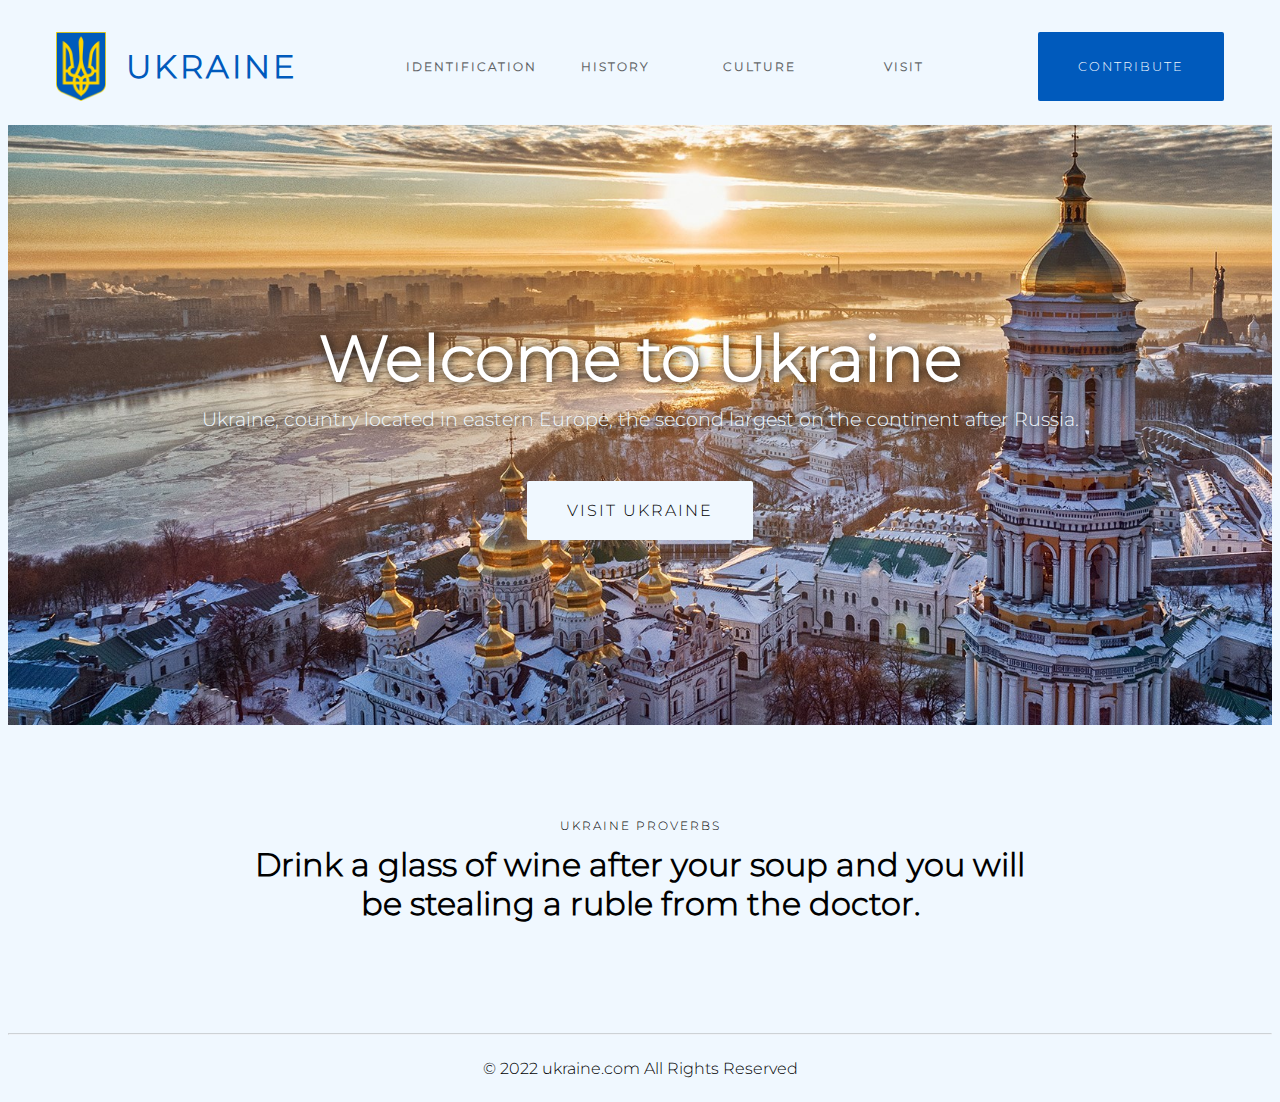
<file: index.html>
<!DOCTYPE html>
<html lang="en">

<head>
    <meta charset="UTF-8">
    <meta http-equiv="X-UA-Compatible" content="IE=edge">
    <meta name="viewport" content="width=device-width, initial-scale=1.0">
    <link rel="stylesheet" href="css/shared.css">
    <link rel="stylesheet" href="css/index.css">
    <link rel="stylesheet" href="css/responsive.css">
    <script src="/javascript/script.js" defer></script>
    <link rel="shortcut icon" href="/images/logo.png" type="image/x-icon">
    <link rel="stylesheet" href="https://cdnjs.cloudflare.com/ajax/libs/font-awesome/4.7.0/css/font-awesome.min.css">
    <title>Ukraine</title>
</head>

<body>

    <div class="navbar">
        <div class="nav__container">
            <a href="index.html" id="navbar__logo">
                <img src="/images/name.png" alt="Ukraine's logo" width="50px" style="margin-right: 20px;">
                <span class="logo-letter">U</span>
                <span class="logo-letter">K</span>
                <span class="logo-letter">R</span>
                <span class="logo-letter">A</span>
                <span class="logo-letter">I</span>
                <span class="logo-letter">N</span>
                <span class="logo-letter">E</span>
            </a>
            
            <ul class="navbar__menu">
                <li class="navbar__item">
                    <a href="identification.html" class="navbar__links">IDENTIFICATION</a>
                </li>
                <li class="navbar__item">
                    <a href="history.html" class="navbar__links">HISTORY</a>
                </li>
                <li class="navbar__item">
                    <a href="culture.html" class="navbar__links">CULTURE</a>
                </li>
                <li class="navbar__item">
                    <a href="visit.html" class="navbar__links">VISIT</a>
                </li>

            </ul>

            <a href="contribute.html" class="button" id="navbar__btn">CONTRIBUTE</a>
            
            <div class="hamburger">
                <span class="bar"></span>
                <span class="bar"></span>
                <span class="bar"></span>
            </div>
        </div>
    </div>

    <div class="header">
        <div class="header__container">
            <h1>Welcome to Ukraine</h1>
            <p>Ukraine, country located in eastern Europe, the second largest on the continent after Russia.</p>
            <a href="visit.html" class="button" id="main__btn">VISIT UKRAINE</a>
        </div>
    </div>

    <div class="motto">
        <div class="motto__container">
            <p>UKRAINE PROVERBS</p>
            <h1>Drink a glass of wine after your soup and you will be stealing a ruble from the doctor.</h1>
        </div>
    </div>
    <hr>

    <div class="fcopy">
        <div class="fcopy__container">
            <p class="ftex">&copy; 2022 ukraine.com All Rights Reserved</p>
        </div>
    </div>

</body>

</html>
</file>
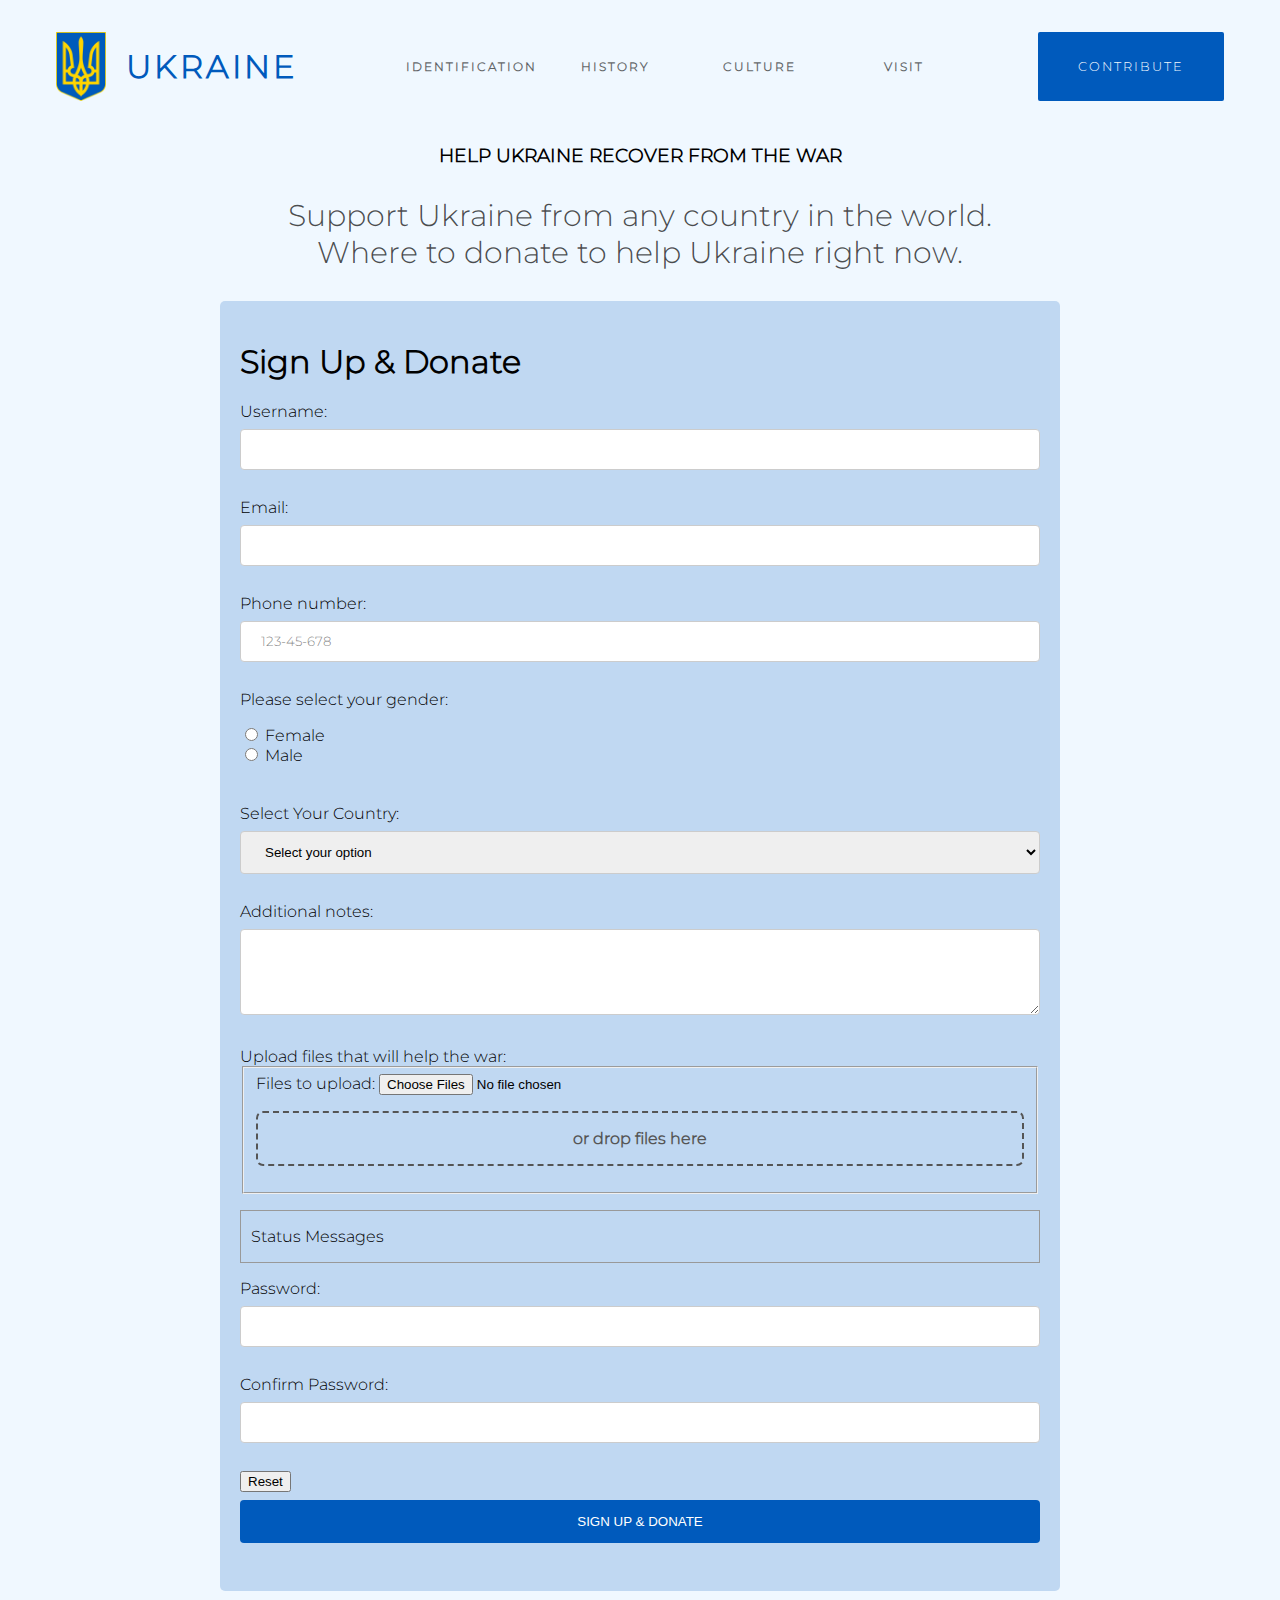
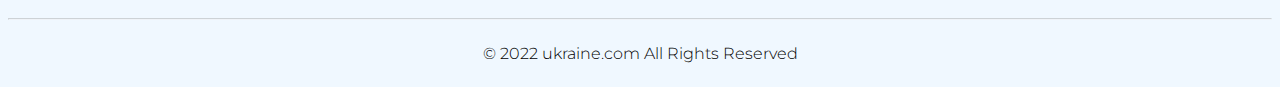
<file: contribute.html>
<!DOCTYPE html>
<html lang="en">

<head>
    <meta charset="UTF-8">
    <meta http-equiv="X-UA-Compatible" content="IE=edge">
    <meta name="viewport" content="width=device-width, initial-scale=1.0">
    <link rel="stylesheet" href="css/shared.css">
    <link rel="stylesheet" href="css/contribute.css">
    <link rel="stylesheet" href="css/responsive.css">
    <script src="/javascript/script.js" defer></script>
    <script src="/javascript/validation.js" defer></script>
    <script src="/javascript/drag-and-drop.js" defer></script>
    <link rel="shortcut icon" href="/images/logo.png" type="image/x-icon">

    <title>Ukraine - Contribute</title>
</head>

<body>

    <div class="navbar">
        <div class="nav__container">
            <a href="index.html" id="navbar__logo">
                <img src="/images/name.png" alt="Ukraine's logo" width="50px" style="margin-right: 20px;">
                <span class="logo-letter">U</span>
                <span class="logo-letter">K</span>
                <span class="logo-letter">R</span>
                <span class="logo-letter">A</span>
                <span class="logo-letter">I</span>
                <span class="logo-letter">N</span>
                <span class="logo-letter">E</span>
            </a>

            <ul class="navbar__menu">
                <li class="navbar__item">
                    <a href="identification.html" class="navbar__links" id="about-page">IDENTIFICATION</a>
                </li>
                <li class="navbar__item">
                    <a href="history.html" class="navbar__links" id="team-page">HISTORY</a>
                </li>
                <li class="navbar__item">
                    <a href="culture.html" class="navbar__links" id="services-paeg">CULTURE</a>
                </li>
                <li class="navbar__item">
                    <a href="visit.html" class="navbar__links" id="services-paeg">VISIT</a>
                </li>

            </ul>

            <a href="contribute.html" class="button" id="navbar__btn">CONTRIBUTE</a>

            <div class="hamburger">
                <span class="bar"></span>
                <span class="bar"></span>
                <span class="bar"></span>
            </div>
        </div>
    </div>

    <div class="contribute">
        <div class="contribute__container">
            <div>
                <h3>HELP UKRAINE RECOVER FROM THE WAR</h3>
                <p>Support Ukraine from any country in the world. Where to donate to help Ukraine right now.</p>
            </div>
        </div>
    </div>

    <div class="container">
        <form name="signUp" id="signup" class="form" method="POST" enctype="multipart/form-data">
            <h1>Sign Up & Donate</h1>
            <div class="form-field">
                <label for="username">Username:</label>
                <input type="text" name="username" id="username" autocomplete="off" tabindex="1">
                <small></small>
            </div>

            <div class="form-field">
                <label for="email">Email:</label>
                <input type="text" name="email" id="email" autocomplete="off" tabindex="2">
                <small></small>
            </div>
            <div class="form-field">
                <label for="phone">Phone number:</label>
                <input type="tel" id="phone" name="phone" placeholder="123-45-678" >
                <small></small>
            </div>

            <div class="form-field">
                <p>Please select your gender:</p>
                <input type="radio"  name="gender" class="gender" value="female"  tabindex="3" >
                <label for="female">Female</label><br>
                <input type="radio" name="gender" class="gender" value="male" tabindex="4">
                <label for="male">Male</label><br> <br>
                <small></small>
            </div>

            <div class="form-field">
                <label for="country">Select Your Country:</label>
                <select id="country" name="country"  tabindex="5">
                    <option value="" disabled selected>Select your option</option>
                    <option value="australia">Australia</option>
                    <option value="canada">Canada</option>
                    <option value="usa">USA</option>
                    <option value="albania">Albania</option>
                    <option value="italy">Italy</option>
                    <option value="england">England</option>
                    <option value="france">France</option>
                    <option value="spain">Spain</option>
                </select>
                <small></small>
            </div>

            <div class="form-field">
                <label for="review">Additional notes:</label> <br>
                <textarea id="review" name="review" rows="4" cols="50" tabindex="6"></textarea>
            </div>


            <div class="form-field">

                <label for="fieldset">Upload files that will help the war: </label>
                <fieldset tabindex="7">

                    <input type="hidden" id="MAX_FILE_SIZE" name="MAX_FILE_SIZE" value="300000" />

                    <div>
                        <label for="fileselect">Files to upload:</label>
                        <input type="file" id="fileselect" name="fileselect[]" multiple="multiple" />
                        <div id="filedrag">or drop files here</div>
                    </div>

                    <div id="submitbutton">
                        <button type="submit">Upload Files</button>
                    </div>

                </fieldset>
                <div id="messages">
                    <p>Status Messages</p>
                </div>

                <div class="form-field">
                    <label for="password">Password:</label>
                    <input type="password" name="password" id="password" autocomplete="off" tabindex="8">
                    <small></small>
                </div>


                <div class="form-field">
                    <label for="confirm-password">Confirm Password:</label>
                    <input type="password" name="confirm-password" id="confirm-password" autocomplete="off" tabindex="9">
                    <small></small>
                </div>

                <div class="form-field">
                    <input type="reset" value="Reset">
                    <input type="submit" value="SIGN UP & DONATE">
                </div>
        </form>
    </div>

    <div id="body"></div>


    <!-- <div class="form">
        <form id="form">
            <div class="form-field" success>
                <label for="fname">First Name</label>
                <input type="text" id="fname" name="firstname" placeholder="Your name"  >
                <small></small>
             </div>
            

            <label for="lname">Last Name</label>
            <input type="text" id="lname" name="lastname" placeholder="Your last name" value="Last Name" required>

            <label for="email">Email</label>
            <input type="email" id="email" placeholder="example@gmail.com" value="example@gmail.com" required>

            <label for="country">Country</label>
            <select id="country" name="country" required>
                <option value="australia">Australia</option>
                <option value="canada">Canada</option>
                <option value="usa">USA</option>
                <option value="albania">Albania</option>
                <option value="italy">Italy</option>
                <option value="england">England</option>
                <option value="france">France</option>
                <option value="spain">Spain</option>
            </select>


            <p>Please select your gender:</p>
            <input type="radio" id="female" name="gender" value="female" required="required">
            <label for="female">Female</label><br>
            <input type="radio" id="male" name="gender" value="male">
            <label for="male">Male</label><br> <br>


            <label for="review">Additional notes:</label> <br>

            <textarea id="review" name="review" rows="4" cols="50"></textarea>

            <div>
                <h3>Payment</h3>
                <label for="cname">Name on Card</label>
                <input type="text" id="cname" name="cardname" value="John More Doe"  required>
                <label for="ccnum">Credit card number</label>
                <input type="text" id="ccnum" name="cardnumber" value="1111-2222-3333-4444"  required>
                <label for="expmonth">Exp Month</label>
                <input type="text" id="expmonth" name="expmonth" value="September"  required>
                <div class="row">
                    <div>
                        <label for="expyear">Exp Year</label>
                        <input type="text" id="expyear" name="expyear" value="2018"  required>
                    </div>
                    <div>
                        <label for="cvv">CVV</label>
                        <input type="password" id="cvv" name="cvv" maxlength="3" required>
                    </div> <br>
        
                    <div>
                        <label for="value">Value</label>
                        <input type="number" id="value" value="5000"  required>
                    </div> <br>

                </div>
            </div>

            <input type="submit"  value="DONATE" class="btn">
        </form> -->

    <!-- </div> -->
    </div> <br>
    <hr>

    <div class="fcopy">
        <div class="fcopy__container">
            <p class="ftex">&copy; 2022 ukraine.com All Rights Reserved</p>
        </div>
    </div>

</body>

</html>
</file>
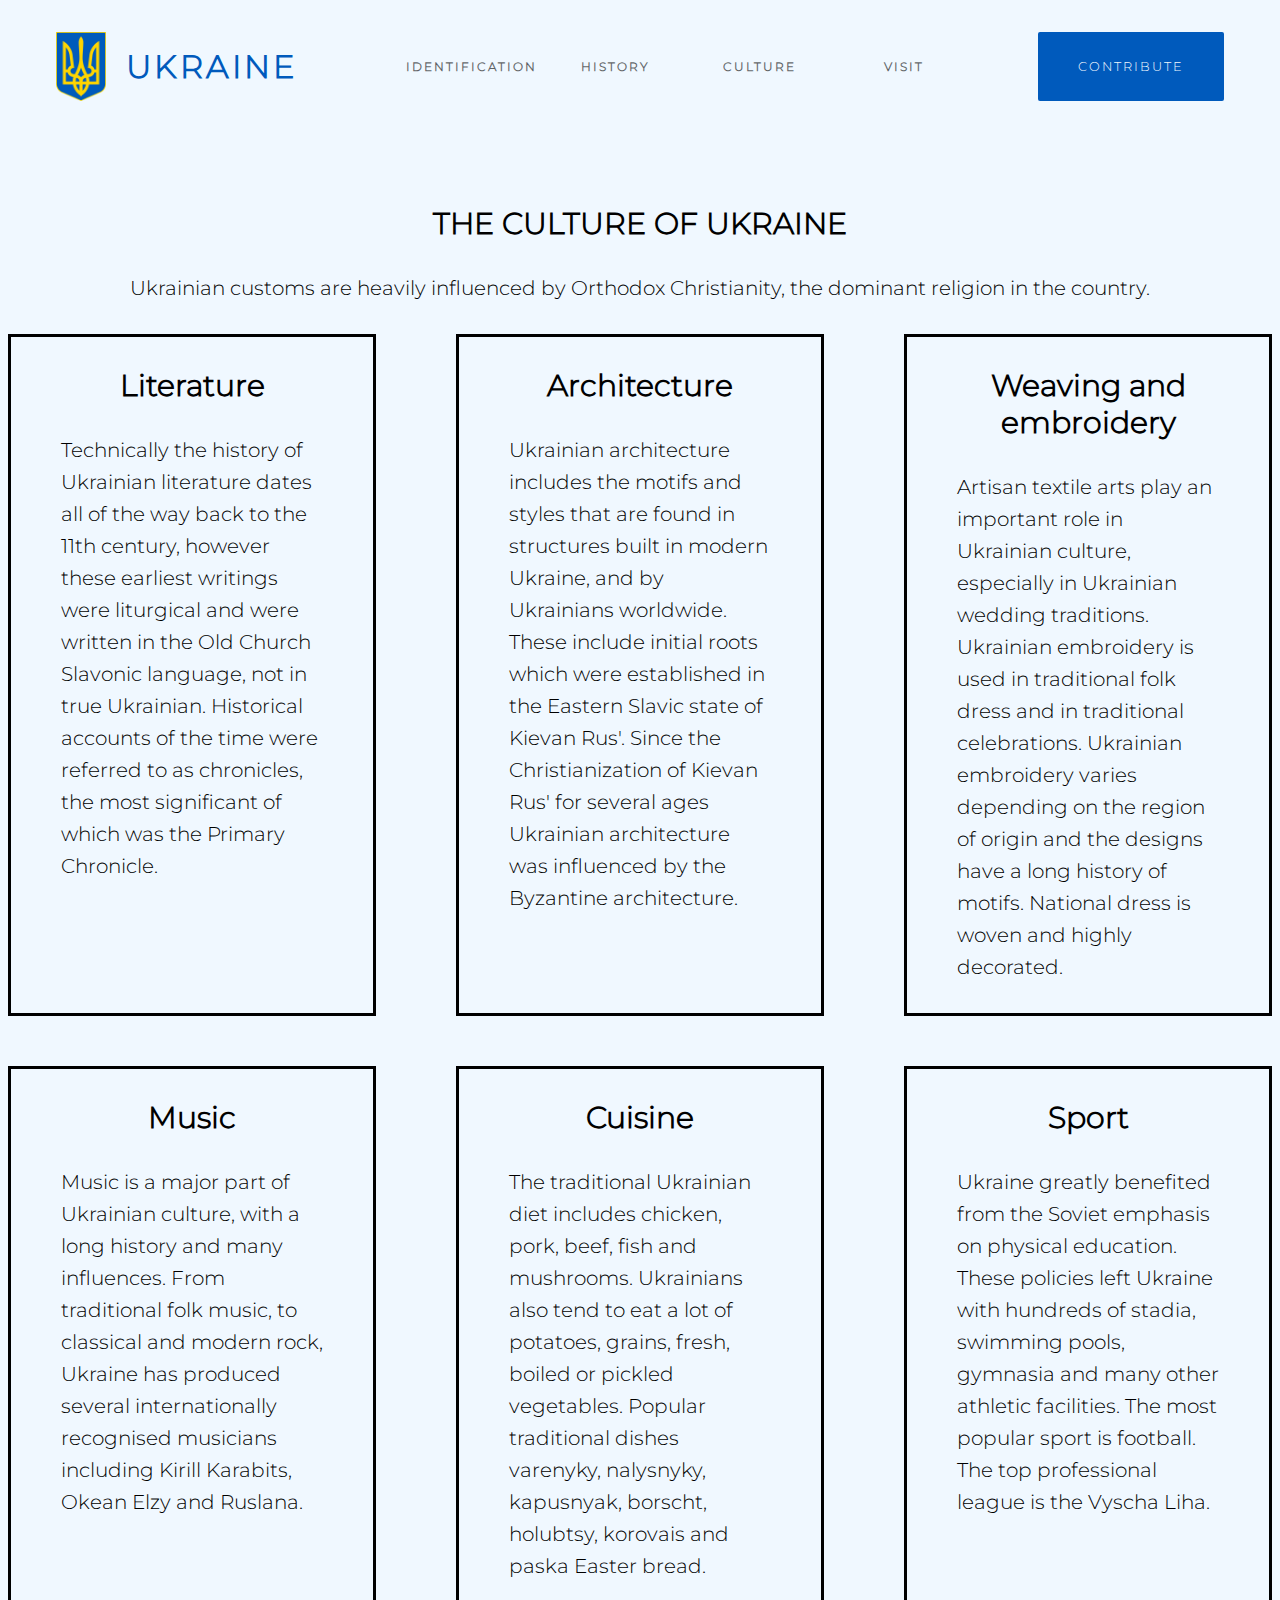
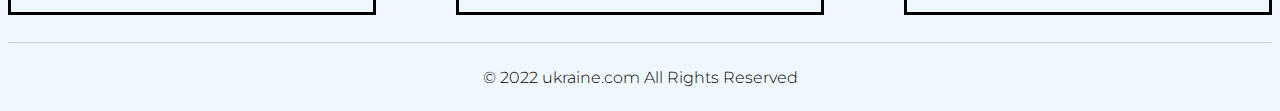
<file: culture.html>
<!DOCTYPE html>
<html lang="en">

<head>
    <meta charset="UTF-8">
    <meta http-equiv="X-UA-Compatible" content="IE=edge">
    <meta name="viewport" content="width=device-width, initial-scale=1.0">
    <link rel="stylesheet" href="css/shared.css">
    <link rel="stylesheet" href="css/culture.css">
    <link rel="stylesheet" href="css/responsive.css">
    <script src="/javascript/script.js" defer></script>
    <link rel="shortcut icon" href="/images/logo.png" type="image/x-icon">

    <title>Ukraine - Culture</title>
</head>

<body>

    <div class="navbar">
        <div class="nav__container">
            <a href="index.html" id="navbar__logo">
                <img src="/images/name.png" alt="Ukraine's logo" width="50px" style="margin-right: 20px;">
                <span class="logo-letter">U</span>
                <span class="logo-letter">K</span>
                <span class="logo-letter">R</span>
                <span class="logo-letter">A</span>
                <span class="logo-letter">I</span>
                <span class="logo-letter">N</span>
                <span class="logo-letter">E</span>
            </a>
            
            <ul class="navbar__menu">
                <li class="navbar__item">
                    <a href="identification.html" class="navbar__links" id="about-page">IDENTIFICATION</a>
                </li>
                <li class="navbar__item">
                    <a href="history.html" class="navbar__links" id="team-page">HISTORY</a>
                </li>
                <li class="navbar__item">
                    <a href="culture.html" class="navbar__links" id="services-paeg">CULTURE</a>
                </li>
                <li class="navbar__item">
                    <a href="visit.html" class="navbar__links" id="services-paeg">VISIT</a>
                </li>

            </ul>

            <a href="contribute.html" class="button" id="navbar__btn">CONTRIBUTE</a>
            
            <div class="hamburger">
                <span class="bar"></span>
                <span class="bar"></span>
                <span class="bar"></span>
            </div>
        </div>
    </div>


    <div class="culture">
        <div class="culture__container">
            <div class="text__container">
                <h3>THE CULTURE OF UKRAINE</h3>
                <p>Ukrainian customs are heavily influenced by Orthodox Christianity, the dominant religion in the
                    country.</p>
            </div>

            <div class="grid__container">
                <div class="grid">
                    <h3>Literature</h2>
                        <p id="big-p"> Technically the history of Ukrainian literature dates all of the way back to the
                            11th century, however these earliest writings were liturgical and were written in the Old
                            Church Slavonic language, not in true Ukrainian. Historical accounts of the time were
                            referred to as chronicles, the most significant of which was the Primary Chronicle. </p>

                </div>
                <div class="grid">
                    <h3>Architecture</h2>
                        <p id="big-p"> Ukrainian architecture includes the motifs and styles that are found in
                            structures built in modern Ukraine, and by Ukrainians worldwide. These include initial roots
                            which were established in the Eastern Slavic state of Kievan Rus'. Since the
                            Christianization of Kievan Rus' for several ages Ukrainian architecture was influenced by
                            the Byzantine architecture.</p>

                </div>
                <div class="grid">
                    <h3>Weaving and embroidery</h2>
                        <p > Artisan textile arts play an important role in Ukrainian culture, especially in
                            Ukrainian wedding traditions. Ukrainian embroidery is used in traditional folk dress and in
                            traditional celebrations. Ukrainian embroidery varies depending on the region of origin and
                            the designs have a long history of motifs. National dress is woven and highly decorated.
                        </p>
                </div>
            </div>
        </div>
    </div>

    <div class="culture ">
        <div class="culture__container">
            <div class="grid__container">
                <div class="grid">
                    <h3>Music</h2>
                        <p> Music is a major part of Ukrainian culture, with a long history and many
                            influences. From traditional folk music, to classical and modern rock, Ukraine has produced
                            several internationally recognised musicians including Kirill Karabits, Okean Elzy and
                            Ruslana.</p>
                </div>
                <div class="grid">
                    <h3>Cuisine</h2>
                        <p> The traditional Ukrainian diet includes chicken, pork, beef, fish and mushrooms.
                            Ukrainians also tend to eat a lot of potatoes, grains, fresh, boiled or pickled vegetables.
                            Popular traditional dishes varenyky, nalysnyky, kapusnyak, borscht, holubtsy, korovais and
                            paska Easter bread. </p>
                </div>
                <div class="grid">
                    <h3>Sport</h2>
                        <p id="big-p"> Ukraine greatly benefited from the Soviet emphasis on physical education. These
                            policies left Ukraine with hundreds of stadia, swimming pools, gymnasia and many other
                            athletic facilities. The most popular sport is football. The top professional league is the
                            Vyscha Liha.</p>
                </div>
            </div>
        </div>
    </div>

    <br>
    <hr>
    <div class="fcopy">
        <div class="fcopy__container">
            <p class="ftex">&copy; 2022 ukraine.com All Rights Reserved</p>
        </div>
    </div>

</body>

</html>
</file>
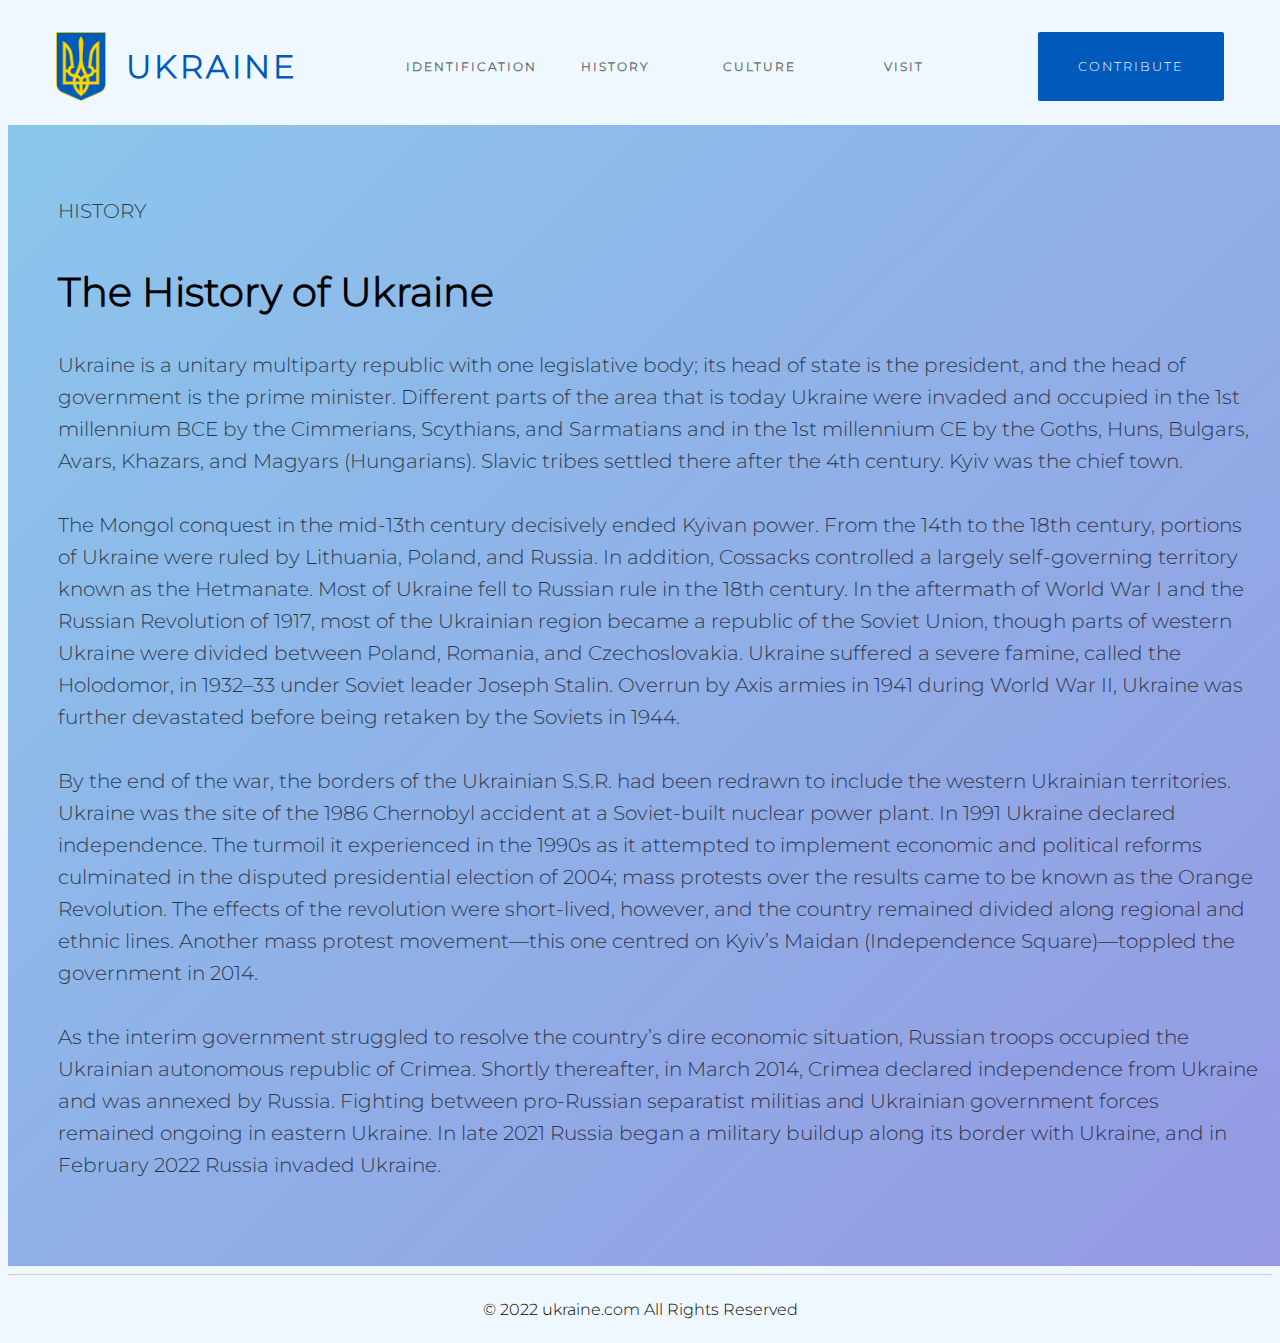
<file: history.html>
<!DOCTYPE html>
<html lang="en">

<head>
    <meta charset="UTF-8">
    <meta http-equiv="X-UA-Compatible" content="IE=edge">
    <meta name="viewport" content="width=device-width, initial-scale=1.0">
    <link rel="stylesheet" href="css/shared.css">
    <link rel="stylesheet" href="css/history.css">
    <link rel="stylesheet" href="css/responsive.css">
    <script src="/javascript/script.js" defer></script>
    <link rel="shortcut icon" href="/images/logo.png" type="image/x-icon">

    <title>Ukraine - History</title>
</head>

<body>

    <div class="navbar">
        <div class="nav__container">
            <a href="index.html" id="navbar__logo">
                <img src="/images/name.png" alt="Ukraine's logo" width="50px" style="margin-right: 20px;">
                <span class="logo-letter">U</span>
                <span class="logo-letter">K</span>
                <span class="logo-letter">R</span>
                <span class="logo-letter">A</span>
                <span class="logo-letter">I</span>
                <span class="logo-letter">N</span>
                <span class="logo-letter">E</span>
            </a>
            
            <ul class="navbar__menu">
                <li class="navbar__item">
                    <a href="identification.html" class="navbar__links" id="about-page">IDENTIFICATION</a>
                </li>
                <li class="navbar__item">
                    <a href="history.html" class="navbar__links" id="team-page">HISTORY</a>
                </li>
                <li class="navbar__item">
                    <a href="culture.html" class="navbar__links" id="services-paeg">CULTURE</a>
                </li>
                <li class="navbar__item">
                    <a href="visit.html" class="navbar__links" id="services-paeg">VISIT</a>
                </li>

            </ul>

            <a href="contribute.html" class="button" id="navbar__btn">CONTRIBUTE</a>
            
            <div class="hamburger">
                <span class="bar"></span>
                <span class="bar"></span>
                <span class="bar"></span>
            </div>
        </div>
    </div>

    <div class="history__container">     
            <div>
                <p id="heading">HISTORY</h6>
                <h2>The History of Ukraine</h2>
                <p> Ukraine is a unitary multiparty republic with one legislative body; its head of state is
                    the president, and the head of government is the prime minister.
                    Different parts of the area that is today Ukraine were invaded and occupied in the 1st millennium
                    BCE by the Cimmerians, Scythians, and Sarmatians and in the 1st millennium CE by the Goths, Huns,
                    Bulgars, Avars, Khazars, and Magyars (Hungarians).
                    Slavic tribes settled there after the 4th century. Kyiv was the chief town. <br> <br>
                    The Mongol conquest in the mid-13th century decisively ended Kyivan power.
                    From the 14th to the 18th century, portions of Ukraine were ruled by Lithuania, Poland, and Russia.
                    In addition, Cossacks controlled a largely self-governing territory known as the Hetmanate.
                    Most of Ukraine fell to Russian rule in the 18th century.
                    In the aftermath of World War I and the Russian Revolution of 1917, most of the Ukrainian region
                    became a republic of the Soviet Union, though parts of western Ukraine were divided between Poland,
                    Romania, and Czechoslovakia.
                    Ukraine suffered a severe famine, called the Holodomor, in 1932–33 under Soviet leader Joseph
                    Stalin.
                    Overrun by Axis armies in 1941 during World War II, Ukraine was further devastated before being
                    retaken by the Soviets in 1944. <br><br>
                    By the end of the war, the borders of the Ukrainian S.S.R. had been redrawn to include the western
                    Ukrainian territories.
                    Ukraine was the site of the 1986 Chernobyl accident at a Soviet-built nuclear power plant.
                    In 1991 Ukraine declared independence.
                    The turmoil it experienced in the 1990s as it attempted to implement economic and political reforms
                    culminated in the disputed presidential election of 2004;
                    mass protests over the results came to be known as the Orange Revolution.
                    The effects of the revolution were short-lived, however, and the country remained divided along
                    regional and ethnic lines.
                    Another mass protest movement—this one centred on Kyiv’s Maidan (Independence Square)—toppled the
                    government in 2014. <br><br>
                    As the interim government struggled to resolve the country’s dire economic situation, Russian troops
                    occupied the Ukrainian autonomous republic of Crimea.
                    Shortly thereafter, in March 2014, Crimea declared independence from Ukraine and was annexed by
                    Russia.
                    Fighting between pro-Russian separatist militias and Ukrainian government forces remained ongoing in
                    eastern Ukraine.
                    In late 2021 Russia began a military buildup along its border with Ukraine, and in February 2022
                    Russia invaded Ukraine.</p>
            </div>
        
    </div>

    <hr>

    <div class="fcopy">
        <div class="fcopy__container">
            <p class="ftex">&copy; 2022 ukraine.com All Rights Reserved</p>
        </div>
    </div>

</body>

</html>
</file>
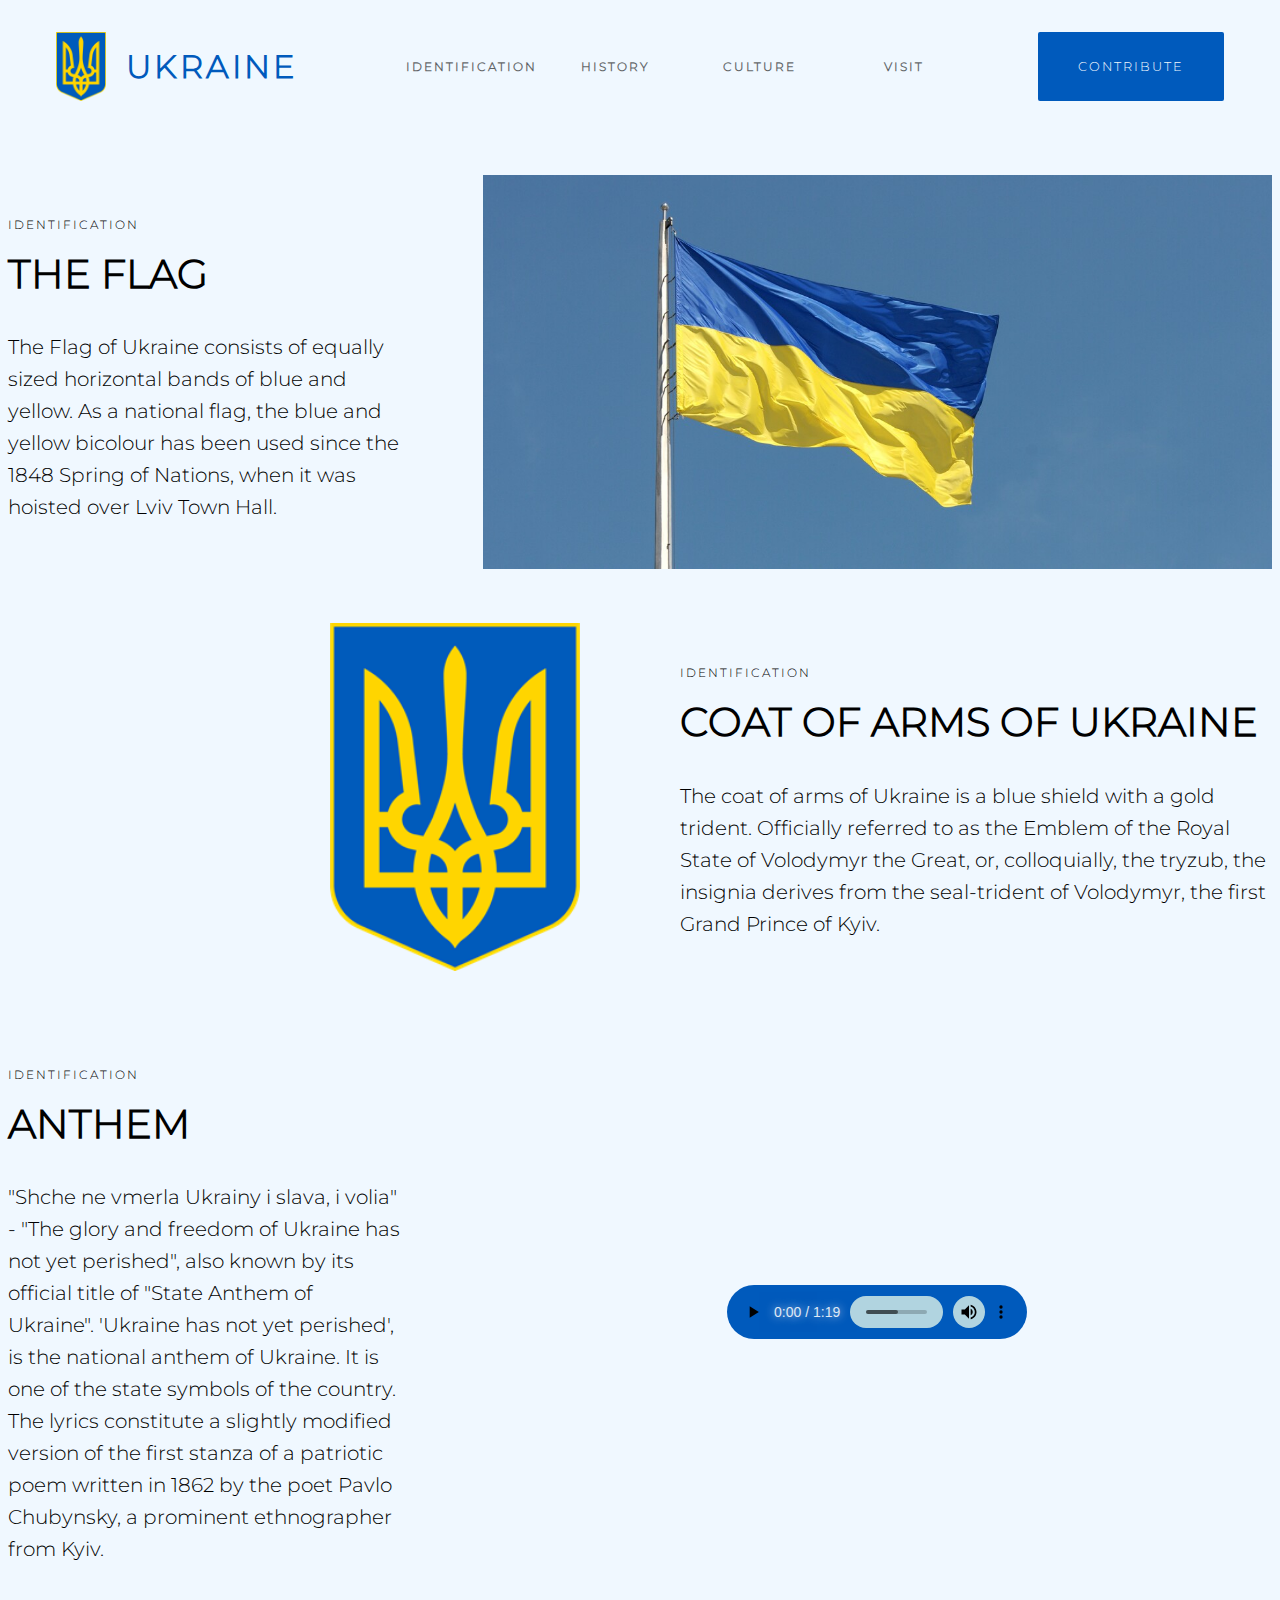
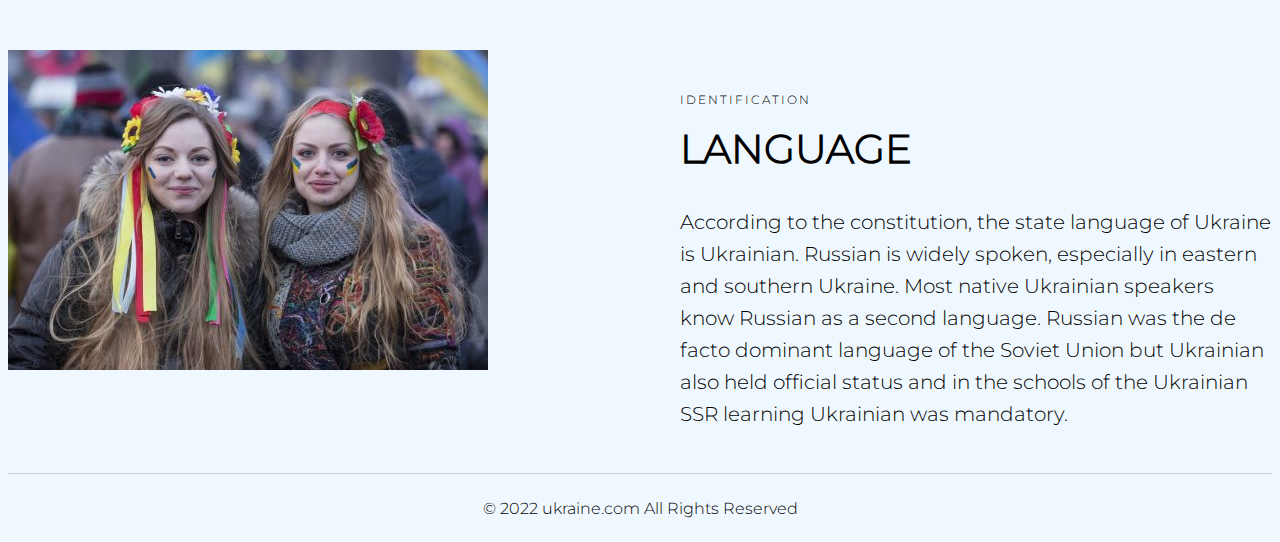
<file: identification.html>
<!DOCTYPE html>
<html lang="en">

<head>
    <meta charset="UTF-8">
    <meta http-equiv="X-UA-Compatible" content="IE=edge">
    <meta name="viewport" content="width=device-width, initial-scale=1.0">
    <link rel="stylesheet" href="css/shared.css">
    <link rel="stylesheet" href="css/identification.css">
    <link rel="stylesheet" href="css/responsive.css">
    <script src="/javascript/script.js" defer></script>
    <link rel="shortcut icon" href="/images/logo.png" type="image/x-icon">
    <title>Ukraine - Identification</title>
</head>

<body>
    <div class="navbar">
        <div class="nav__container">
            <a href="index.html" id="navbar__logo">
                <img src="/images/name.png" alt="Ukraine's logo" width="50px" style="margin-right: 20px;">
                <span class="logo-letter">U</span>
                <span class="logo-letter">K</span>
                <span class="logo-letter">R</span>
                <span class="logo-letter">A</span>
                <span class="logo-letter">I</span>
                <span class="logo-letter">N</span>
                <span class="logo-letter">E</span>
            </a>
            
            <ul class="navbar__menu">
                <li class="navbar__item">
                    <a href="identification.html" class="navbar__links" id="about-page">IDENTIFICATION</a>
                </li>
                <li class="navbar__item">
                    <a href="history.html" class="navbar__links" id="team-page">HISTORY</a>
                </li>
                <li class="navbar__item">
                    <a href="culture.html" class="navbar__links" id="services-paeg">CULTURE</a>
                </li>
                <li class="navbar__item">
                    <a href="visit.html" class="navbar__links" id="services-paeg">VISIT</a>
                </li>

            </ul>

            <a href="contribute.html" class="button" id="navbar__btn">CONTRIBUTE</a>
            
            <div class="hamburger">
                <span class="bar"></span>
                <span class="bar"></span>
                <span class="bar"></span>
            </div>
        </div>
    </div>

    <div class="first">
        <div class="first__container">
            <div>
                <p id="heading">IDENTIFICATION</h6>
                <h2>THE FLAG</h2>
                <p> The Flag of Ukraine consists of equally sized horizontal bands of blue and yellow. As a
                    national flag, the blue and yellow bicolour has been used since the 1848 Spring of Nations, when it
                    was hoisted over Lviv Town Hall.</p>
            </div>
            <div>
                <img src="/images/ukrainian-flag.jpg" alt="ukrainian-flag">
            </div>
        </div>
    </div>

    <div class="second">
        <div class="second__container">
            <div id="coat-of-arms">
                <img src="/images/name.png" alt="Ukraine's logo" id="ukraine-logo">
            </div>
            <div>
                <p id="heading">IDENTIFICATION</h6>
                <h2>COAT OF ARMS OF UKRAINE</h2>
                <p >The coat of arms of Ukraine is a blue shield with a gold trident. Officially referred to
                    as the Emblem of the Royal State of Volodymyr the Great, or, colloquially, the tryzub, the insignia
                    derives from the seal-trident of Volodymyr, the first Grand Prince of Kyiv.</p>
            </div>
        </div>
    </div>

    <div class="first">
        <div class="first__container">
            <div >
                <p id="heading">IDENTIFICATION</h6>
                <h2>ANTHEM</h2>
                <p> "Shche ne vmerla Ukrainy i slava, i volia" - "The glory and freedom of Ukraine has not
                    yet perished",
                    also known by its official title of "State Anthem of Ukraine".
                    'Ukraine has not yet perished', is the national anthem of Ukraine.
                    It is one of the state symbols of the country.
                    The lyrics constitute a slightly modified version of the first stanza of a patriotic poem written in
                    1862 by the poet Pavlo Chubynsky, a prominent ethnographer from Kyiv. </p>
            </div>
            <div class="second-grid-anthem">
                <audio controls>
                    <source src="images/ukraine-anthem.mp3" type="audio/mpeg">
                    Your browser does not support the audio element.
                </audio>
            </div>
        </div>
    </div>

    <div class="second">
        <div class="second__container">
            <div>
                <img src="/images/ukraine-language.jpg" alt="Ukraine's logo">
            </div>
            <div>
                <p id="heading">IDENTIFICATION</h6>
                <h2>LANGUAGE</h2>
                <p> According to the constitution, the state language of Ukraine is Ukrainian. Russian is
                    widely spoken, especially in eastern and southern Ukraine. Most native Ukrainian speakers know
                    Russian as a second language. Russian was the de facto dominant language of the Soviet Union but
                    Ukrainian also held official status and in the schools of the Ukrainian SSR learning Ukrainian was
                    mandatory.</p>
            </div>
        </div>
    </div>

    <hr>
    
    <div class="fcopy">
        <div class="fcopy__container">
            <p class="ftex">&copy; 2022 ukraine.com All Rights Reserved</p>
        </div>
    </div>
</body>

</html>
</file>
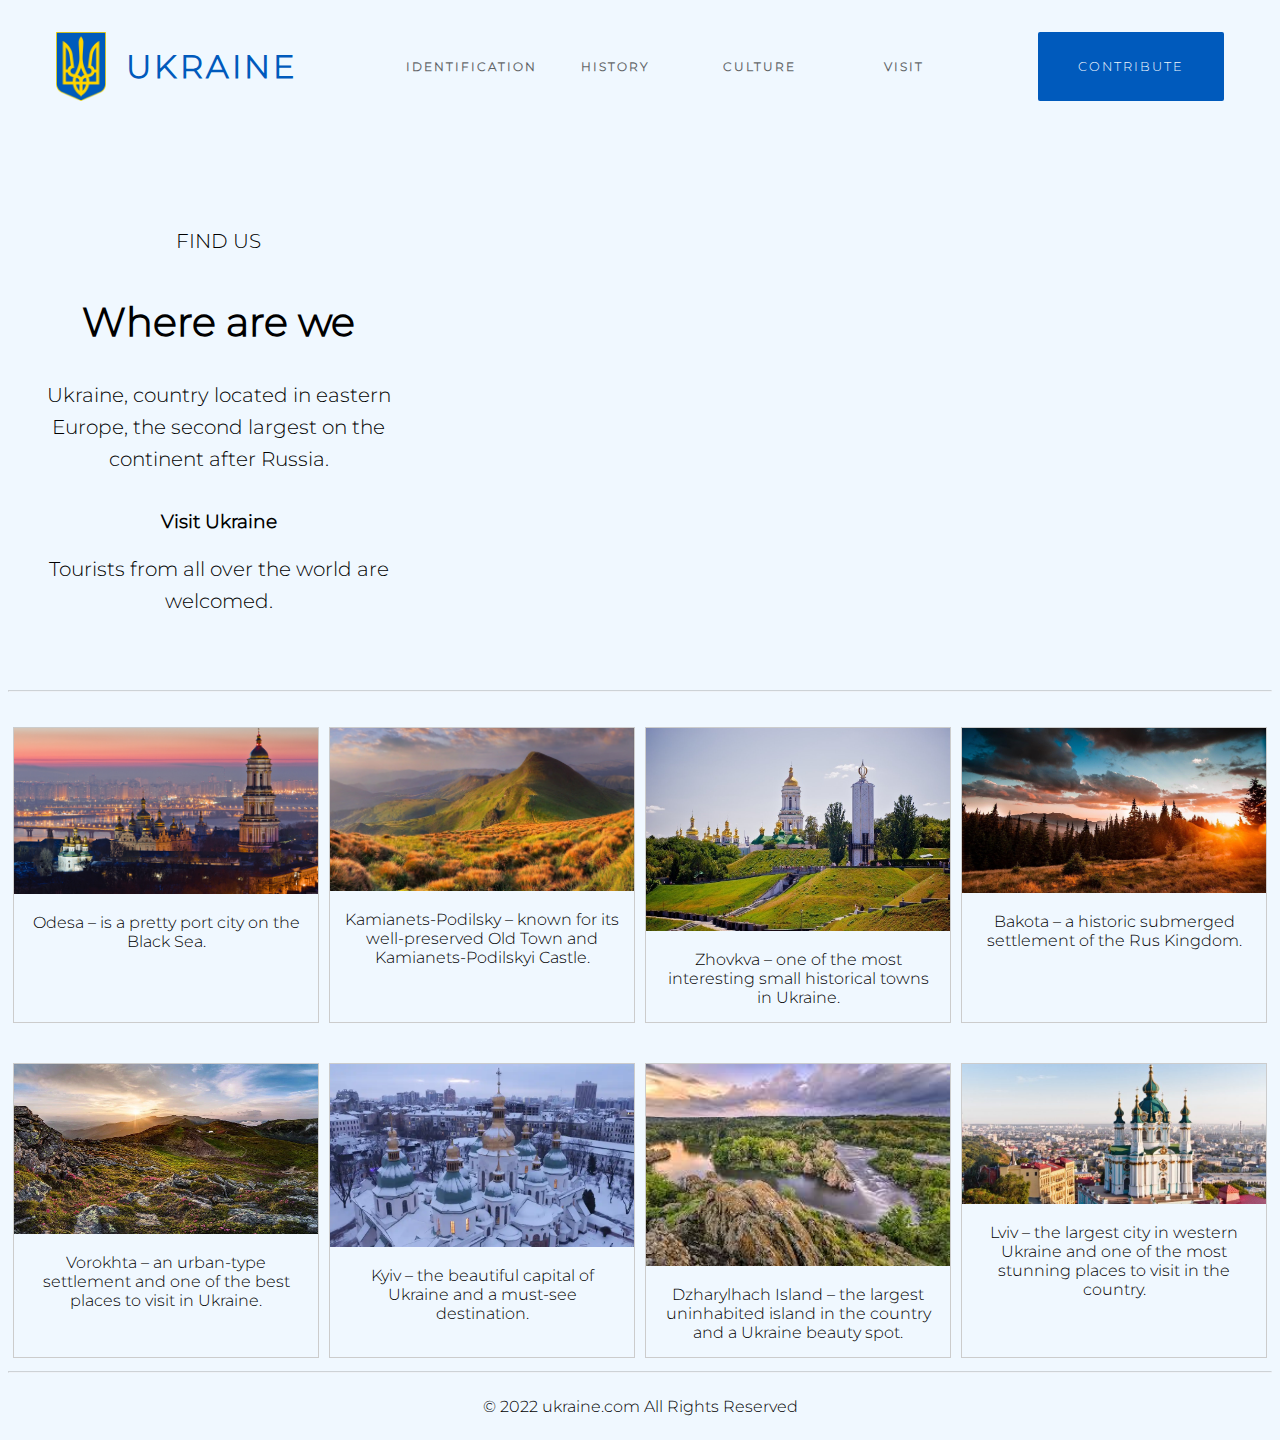
<file: visit.html>
<!DOCTYPE html>
<html lang="en">

<head>
  <meta charset="UTF-8">
  <meta http-equiv="X-UA-Compatible" content="IE=edge">
  <meta name="viewport" content="width=device-width, initial-scale=1.0">
  <link rel="stylesheet" href="css/shared.css">
  <link rel="stylesheet" href="css/visit.css">
  <link rel="stylesheet" href="css/responsive.css">
  <script src="/javascript/script.js" defer></script>
  <link rel="shortcut icon" href="/images/logo.png" type="image/x-icon">

  <title>Ukraine - Visit</title>

  <div class="navbar">
    <div class="nav__container">
        <a href="index.html" id="navbar__logo">
            <img src="/images/name.png" alt="Ukraine's logo" width="50px" style="margin-right: 20px;">
            <span class="logo-letter">U</span>
            <span class="logo-letter">K</span>
            <span class="logo-letter">R</span>
            <span class="logo-letter">A</span>
            <span class="logo-letter">I</span>
            <span class="logo-letter">N</span>
            <span class="logo-letter">E</span>
        </a>
        
        <ul class="navbar__menu">
            <li class="navbar__item">
                <a href="identification.html" class="navbar__links" id="about-page">IDENTIFICATION</a>
            </li>
            <li class="navbar__item">
                <a href="history.html" class="navbar__links" id="team-page">HISTORY</a>
            </li>
            <li class="navbar__item">
                <a href="culture.html" class="navbar__links" id="services-paeg">CULTURE</a>
            </li>
            <li class="navbar__item">
                <a href="visit.html" class="navbar__links" id="services-paeg">VISIT</a>
            </li>

        </ul>

        <a href="contribute.html" class="button" id="navbar__btn">CONTRIBUTE</a>
        
        <div class="hamburger">
            <span class="bar"></span>
            <span class="bar"></span>
            <span class="bar"></span>
        </div>
    </div>
</div>


  <div class="visit">
    <div class="visit__container">
      <div class="first-grid">
        <p id="heading">FIND US</h6>
        <h2>Where are we</h2>
        <p >Ukraine, country located in eastern Europe, the second largest on the continent after Russia.</p>
        <h3>Visit Ukraine</h3>
        <p >Tourists from all over the world are welcomed.</p>
      </div>
      <div class="second-grid">
        <iframe
          src="https://www.google.com/maps/embed?pb=!1m18!1m12!1m3!1d10935668.919763679!2d22.172876434324827!3d47.99745898595042!2m3!1f0!2f0!3f0!3m2!1i1024!2i768!4f13.1!3m3!1m2!1s0x40d1d9c154700e8f%3A0x1068488f64010!2sUkraine!5e0!3m2!1sen!2s!4v1648832221804!5m2!1sen!2s"
          width="600" height="450" style="border:0;" allowfullscreen="" loading="lazy"
          referrerpolicy="no-referrer-when-downgrade"></iframe>
      </div>
    </div>
  </div>

  <hr>

  <div class="gallery_container">

    <div class="gallery">
      <a target="_blank" href="/images/ukraine-places-1.jpg">
        <img src="/images/ukraine-places-1.jpg" alt="Cinque Terre" width="600" height="400">
      </a>
      <div class="desc">Odesa – is a pretty port city on the Black Sea.</div>
    </div>

    <div class="gallery">
      <a target="_blank" href="/images/ukraine-places-2.jpg">
        <img src="/images/ukraine-places-2.jpg" alt="Forest" width="600" height="400">
      </a>
      <div class="desc">Kamianets-Podilsky – known for its well-preserved Old Town and Kamianets-Podilskyi Castle.</div>
    </div>

    <div class="gallery">
      <a target="_blank" href="/images/ukraine-places-3.jp">
        <img src="/images/ukraine-places-3.jpg" alt="Northern Lights" width="600" height="400">
      </a>
      <div class="desc"> Zhovkva – one of the most interesting small historical towns in Ukraine.</div>
    </div>

    <div class="gallery">
      <a target="_blank" href="/images/ukraine-places-4.jpg">
        <img src="/images/ukraine-places-4.jpg" alt="Mountains" width="600" height="400">
      </a>
      <div class="desc">Bakota – a historic submerged settlement of the Rus Kingdom.</div>
    </div>

  </div>

  <div class="gallery_container">

    <div class="gallery">
      <a target="_blank" href="/images/ukraine-places-5.webp">
        <img src="/images/ukraine-places-5.webp" alt="Cinque Terre" width="600" height="400">
      </a>
      <div class="desc">Vorokhta – an urban-type settlement and one of the best places to visit in Ukraine.</div>
    </div>

    <div class="gallery">
      <a target="_blank" href="/images/ukraine-places-6.webp">
        <img src="/images/ukraine-places-6.webp" alt="Forest" width="600" height="400">
      </a>
      <div class="desc">Kyiv – the beautiful capital of Ukraine and a must-see destination.</div>
    </div>

    <div class="gallery">
      <a target="_blank" href="/images/ukraine-places-7.jpg">
        <img src="/images/ukraine-places-7.jpg" alt="Northern Lights" width="600" height="400">
      </a>
      <div class="desc">Dzharylhach Island – the largest uninhabited island in the country and a Ukraine beauty spot.</div>
    </div>

    <div class="gallery">
      <a target="_blank" href="/images/ukraine-places-8.jpg">
        <img src="/images/ukraine-places-8.jpg" alt="Mountains" width="600" height="400">
      </a>
      <div class="desc">Lviv – the largest city in western Ukraine and one of the most stunning places to visit in the country.</div>
    </div>

  </div>
  <hr>
 
  <div class="fcopy">
    <div class="fcopy__container">
      <p class="ftex">&copy; 2022 ukraine.com All Rights Reserved</p>
    </div>
  </div>
  </body>

</html>
</file>
<file: css/shared.css>
:root {
  --main-color: #005abc;
}

@font-face {
  font-family: myFont;
  src: url(/fonts/Montserrat-Light.ttf);
}

html{
  box-sizing: border-box;
  scroll-behavior: smooth;
  margin: 0;
  padding: 0;
}

body {
  display: block;
  width: auto;
  height: auto;
  font-family: myFont;
  font-weight: 400;
  font-size: 1rem;
  color: black;
  overflow: visible;
  background-color: aliceblue;
 }

h2 {
  font-size: 2.5rem;
  margin-top: 0.3rem;
  padding-top: 0.3rem;
}

ul {
  list-style: none;
  color: black;
}

ul > li {
  height: 100%;
}

a {
  text-decoration: none;
  color: black;
}

.navbar {
  height: 4.8rem;
  display: flex;
  justify-content: center;
  align-items: center;
  position: sticky;
  top: 0;
  z-index: 999;
  padding: 1.25rem 3rem;
  background-color: aliceblue;
}

.nav__container {
  display: flex;
  justify-content: space-between;
  width: 100%;
  z-index: 1;
  max-width: 81.25rem;
  margin: 0;
  padding: 0;
}

#ukraine-logo {
  margin-right: 1.25rem;
  width: 15.625rem;
  float: right;
}

#navbar__logo {
  letter-spacing: 3px;
  font-size: 2rem;
  font-weight: bolder;
  color: var(--main-color);
  text-transform: uppercase;
  display: flex;
  align-items: center;
}

.logo-letter {
  transition: 1s;
}

.logo-letter:hover {
  color: rgba(255, 214, 0, 255);
  transform: rotateZ(10deg);
  transition: 0.5s ease;
  margin-top: 0.625rem;
}

.navbar__menu {
  display: flex;
  align-items: center;
}

.navbar__links {
  display: flex;
  align-items: center;
  justify-content: center;
  width: 9rem;
  height: 100%;
  color: black;
  opacity: 60%;
  font-weight: bold;
  letter-spacing: 2px;
  font-size: 0.75rem;
  transition: 1s;
}

.navbar__links:hover {
  margin: 0 10px;
  transition: all 0.5s ease-in-out;
  font-weight: bold;
  font-size: 0.9rem;
}

#navbar__btn {
  max-width: 8rem;
  font-size: 0.8rem;
}

.button {
  display: flex;
  justify-content: center;
  align-items: center;
  background-color: var(--main-color);
  color: aliceblue;
  cursor: pointer;
  letter-spacing: 2px;
  padding: 1.25rem 40px;
  border-radius: 0.120rem;
}

.button:hover {
  background-color: rgb(255, 214, 0);
  transition: all 0.5s ease;
  color: rgba(1, 1, 1, 0.9);
}

hr {
  max-width: 81.25rem;
  opacity: 40%;
}

.first {
  height: auto;
  width: 100%;
  display: flex;
  justify-content: center;
  align-items: center;
  margin-top: 3.125rem;
}

.first__container {
  width: 100%;
  max-width: 81.25rem;
  display: grid;
  height: auto;
  grid-template-columns: 1fr 2fr;
  grid-gap: 5rem;
}

.first__container img {
  width: 100%;
}

.first__container #heading {
  font-size: 0.75rem;
  letter-spacing: 2px;
  margin-bottom: 0.3125rem;
  padding-bottom: 0.3125rem;
  margin-top: 2.5rem;
}

.first__container p {
  font-size: 1.25rem;
  margin-bottom: 1.875rem;
  padding-bottom: 0.3125rem;
  line-height: 1.6;
}

.second {
  height: auto;
  width: 100%;
  display: flex;
  justify-content: center;
  align-items: center;
  margin-top: 3.125rem;
}

.second__container {
  width: 100%;
  max-width: 81.25rem;
  display: grid;
  height: auto;
  grid-template-columns: 1fr 1fr;
  grid-gap: 5rem;
}

.second__container #heading {
  font-size: 0.75rem;
  letter-spacing: 2px;
  margin-bottom: 0.3125rem;
  padding-bottom: 0.3125rem;
  margin-top: 2.5rem;
}

.second__container p {
  font-size: 1.25rem;
  margin-bottom: 1.875rem;
  padding-bottom: 0.3125rem;
  line-height: 1.6;
}

.fcopy {
  display: flex;
  justify-content: center;
}

.fcopy__container {
  max-width: 81.25rem;
  width: 100%;
  display: flex;
  justify-content: center;
  align-items: center;
}
</file>
<file: css/index.css>
.header {
  height: 600px;
  width: 100%;
  display: flex;
  justify-content: center;
  align-items: center;
}

.header__container {
  width: 100%;
  max-width: 1300px;
  text-align: center;
  background-image: url(/images/3.jpg);
  background-size: cover;
  height: 600px;
  display: flex;
  flex-direction: column;
  align-items: center;
  justify-content: center;
}

.header__container h1 {
  color: white;
  font-size: 4rem;
  margin: 5px;
  padding: 5px;
  text-shadow: 1px 1px 10px rgb(23, 23, 23);
}

.header__container p {
  color: aliceblue;
  font-size: 1.2rem;
  margin: 0;
  padding: 0;
  margin-bottom: 10px;
  text-shadow: 1px 1px 10px rgb(23, 23, 23);
}

#main__btn {
  background-color: aliceblue;
  color: black;
  padding: 20px 40px;
  margin-top: 40px;
  letter-spacing: 2px;
}

#main__btn:hover {
  background-color: #005abc;
  color: white;
  transition: all 0.5s ease;
}

.motto {
  height: 300px;
  width: 100%;
  display: flex;
  justify-content: center;
  align-items: center;
}

.motto__container {
  width: 100%;
  max-width: 800px;
  text-align: center;
  height: 200px;
  display: flex;
  flex-direction: column;
  align-items: center;
  justify-content: center;
}

.motto__container p {
  font-size: 12px;
  letter-spacing: 2px;
  margin-bottom: 5;
  padding-bottom: 0;
}

.motto__container h1 {
  margin-top: 0;
  padding-top: 0;
}
</file>
<file: css/responsive.css>
/*Responsive Styles*/ /* Smartphones (portrait) ---------------- */
.hamburger {
  display: none;
  margin: 20px;
}

.bar {
  display: block;
  width: 25px;
  height: 3px;
  margin: 5px auto;
  -webkit-transition: all 0.3s ease-in-out;
  transition: all 0.3s ease-in-out;
  background-color: var(--main-color);
}

@media only screen and (max-width: 768px) {
  body {
    margin: 0;
    padding: 0;
  }

  .navbar {
    padding: 0.5rem;
  }

  .nav__container {
    display: flex;
    justify-content: space-between;
    align-items: center;
  }

  .nav__container img {
    max-width: 40px;
  }

  #navbar__btn {
    margin: 0;
    padding: 0.2rem 0.3rem;
    font-size: 1rem;
  }

  #navbar__logo span {
    font-size: 1rem;
  }

  .navbar__menu {
    position: fixed;
    left: -115%;
    top: 4.1rem;
    flex-direction: column;
    background-color: #fff;
    width: 100%;
    border-radius: 10px;
    text-align: center;
    transition: 0.3s;
    box-shadow: 0 10px 27px rgba(0, 0, 0, 0.05);
  }

  .navbar__menu.active {
    left: 0;
  }

  .navbar__item {
    margin: 2rem 0;
  }

  .hamburger {
    display: block;
    cursor: pointer;
  }

  .hamburger.active .bar:nth-child(2) {
    opacity: 0;
  }

  .hamburger.active .bar:nth-child(1) {
    transform: translateY(8px) rotate(45deg);
  }

  .hamburger.active .bar:nth-child(3) {
    transform: translateY(-8px) rotate(-45deg);
  }

  /* INDEX */
  .header__container h1 {
    font-size: 3rem;
  }

  .header__container p {
    font-size: 1rem;
    padding: 0 2rem;
  }

  .motto__container h1 {
    font-size: 1.5rem;
    margin: 0 1rem;
  }

  #main__btn {
    padding: 1rem 1rem;
    font-size: 1rem;
  }

  /* IDENTIFICATION */
  .first__container,
  .second__container,
  .history__container,
  .visit__container {
    display: block;
    padding: 0 1rem;
  }

  #coat-of-arms img {
    max-width: 100px;
  }

  .second__container img {
    max-width: 100%;
  }

  /* HISTORY */
  .history__container p {
    padding: 0 1rem;
  }

  /* CULTURE */

  .culture__container p {
    text-align: center;
  }

  .grid__container {
    display: block;
  }

  .grid {
    display: block;
    margin: 1rem;
  }

  /* VISIT */
  .visit__container iframe {
    width: fit-content;
  }

  .gallery_container {
    display: block;
    margin: auto;
    width: 100%;
    max-width: fit-content;
  }


  /* CONTRIBUTE */
  .contribute__container p {
    font-size: 1rem;
  }

  .form {
    margin: 0 1rem;
  }
}
</file>
<file: css/contribute.css>
.contribute { /**/
  width: 100%;
  display: flex;
  justify-content: center;
  align-items: center;
}

.contribute__container {
  width: 100%;
  max-width: 800px;
  text-align: center;
  display: flex;
  align-items: center;
  justify-content: center;
}

.contribute__container p {
  font-size: 30px;
  color: rgba(0, 0, 0, 0.7);
}

input[type="text"], input[type="email"],  input[type="password"], input[type="tel"],
select, textarea {
  width: 100%;
  padding: 12px 20px;
  margin: 8px 0;
  display: inline-block;
  border: 1px solid #ccc;
  border-radius: 4px;
  box-sizing: border-box;
}

input[type="submit"] {
  width: 100%;
  background-color: var(--main-color);
  color: white;
  padding: 14px 20px;
  margin: 8px 0;
  border: none;
  border-radius: 4px;
  cursor: pointer;
}

input[type="submit"]:hover {
  background-color: rgb(28, 135, 249);
}

input::placeholder{
  color: rgba(0, 0, 0, 0.5);
  font-family: MyFont;
}

textarea {
  width: 100%;
}

.form {
  border-radius: 5px;
  background-color: rgba(0, 90, 188, 0.2);
  padding: 20px;
  max-width: 800px;
  margin: auto;
}

small{
  color: red;
}

.form-field{
  margin-bottom: 20px;
}


#filedrag
{
	display: none;
	font-weight: bold;
	text-align: center;
	padding: 1em 0;
	margin: 1em 0;
	color: #555;
	border: 2px dashed #555;
	border-radius: 7px;
	cursor: default;
}

#filedrag.hover
{
	color: #f00;
	border-color: #f00;
	border-style: solid;
	box-shadow: inset 0 3px 4px #888;
}

img
{
	max-width: 100%;
}

pre
{
	width: 95%;
	height: 8em;
	font-family: monospace;
	font-size: 0.9em;
	padding: 1px 2px;
	margin: 0 0 1em auto;
	border: 1px inset #666;
	background-color: #eee;
	overflow: auto;
}

#messages
{
	padding: 0 10px;
	margin: 1em 0;
	border: 1px solid #999;
}

#progress p
{
	display: block;
	width: 240px;
	padding: 2px 5px;
	margin: 2px 0;
	border: 1px inset #446;
	border-radius: 5px;
	background: #eee url("progress.png") 100% 0 repeat-y;
}

#progress p.success
{
	background: #0c0 none 0 0 no-repeat;
}

#progress p.failed
{
	background: #c00 none 0 0 no-repeat;
}
</file>
<file: css/culture.css>
.grid__container {
  width: 100%;
  max-width: 1300px;
  display: grid;
  height: auto;
  grid-template-columns: 1fr 1fr 1fr;
  grid-gap: 80px;
}


.grid {
  text-align: center;
  border-image-slice: 31 31 31 31;
  border-image-width: 12px 12px 12px 12px;
  border-image-outset: 0px 0px 0px 0px;
  border-image-repeat: repeat repeat;
  border-image-source: url("https://mdn.github.io/css-examples/tools/border-image-generator/border-image-5.png");
  border-style: solid;
}

.grid p {
  text-align: left;
}

.culture {
  height: auto;
  width: 100%;
  display: flex;
  justify-content: center;
  align-items: center;
  margin-top: 50px;
}

.culture__container {
  width: 100%;
  max-width: 1300px;
}

.culture__container h3 {
  display: flex;
  justify-content: center;
  font-size: 30px;
  text-align: center;
}

.culture__container p {
  display: flex;
  justify-content: center;
  font-size: 20px;
  margin-bottom: 30px;
  padding-bottom: 5px;
  line-height: 1.6;
  padding: 0 50px;
}
</file>
<file: css/history.css>
.history__container {
  display: block;
  width: 100%;
  z-index: 1;
  max-width: 1200px;
  margin: auto;
  padding: 50px;
  background-color: #8bc6ec;
  background-image: linear-gradient(135deg, #8bc6ec 0%, #9599e2 100%);
}

.history__container p {
  color: black;
  opacity: 70%;
  font-size: 20px;
  margin-bottom: 30px;
  padding-bottom: 5px;
  line-height: 1.6;
}
</file>
<file: css/identification.css>
.first-grid-anthem {
  width: 700px;
}

.second-grid-anthem {
  display: flex;
  align-items: center;
  justify-content: center;
}

audio::-webkit-media-controls-panel {
  background-color: #005abc;
}

audio::-webkit-media-controls-mute-button {
  background-color: #b1d4e0;
  border-radius: 50%;
}

audio::-webkit-media-controls-play-button:hover {
  background-color: rgba(177, 212, 224, 0.7);
}

audio::-webkit-media-controls-current-time-display {
  color: #fff;
}

audio::-webkit-media-controls-time-remaining-display {
  color: #fff;
}

audio::-webkit-media-controls-timeline {
  background-color: #b1d4e0;
  border-radius: 25px;
  margin-left: 10px;
  margin-right: 10px;
}
</file>
<file: css/visit.css>
.visit {
  height: auto;
  width: 100%;
  display: flex;
  justify-content: center;
  align-items: center;
  margin-top: 50px;
}

.visit__container {
  width: 100%;
  max-width: 1300px;
  display: grid;
  grid-template-columns: 1fr 2fr;
  text-align: center;
}

.visit__container img {
  width: 100%;
}

.fvisit__container #heading {
  font-size: 12px;
  letter-spacing: 2px;
  margin-bottom: 5px;
  padding-bottom: 5px;
  margin-top: 40px;
}

.visit__container p {
  font-size: 20px;
  margin-bottom: 30px;
  padding-bottom: 5px;
  line-height: 1.6;
}

.visit__container .first-grid {
  padding: 30px;
}

.gallery_container {
  display: flex;
  justify-content: space-around;
  max-width: 1300px;
  margin: auto;
  margin-top: 30px;
}

div.gallery {
  margin: 5px;
  border: 1px solid #ccc;
  width: 400px;
}

div.gallery:hover {
  border: 1px solid #777;
}

div.gallery img {
  width: 100%;
  height: auto;
}

div.desc {
  padding: 15px;
  text-align: center;
}
</file>
